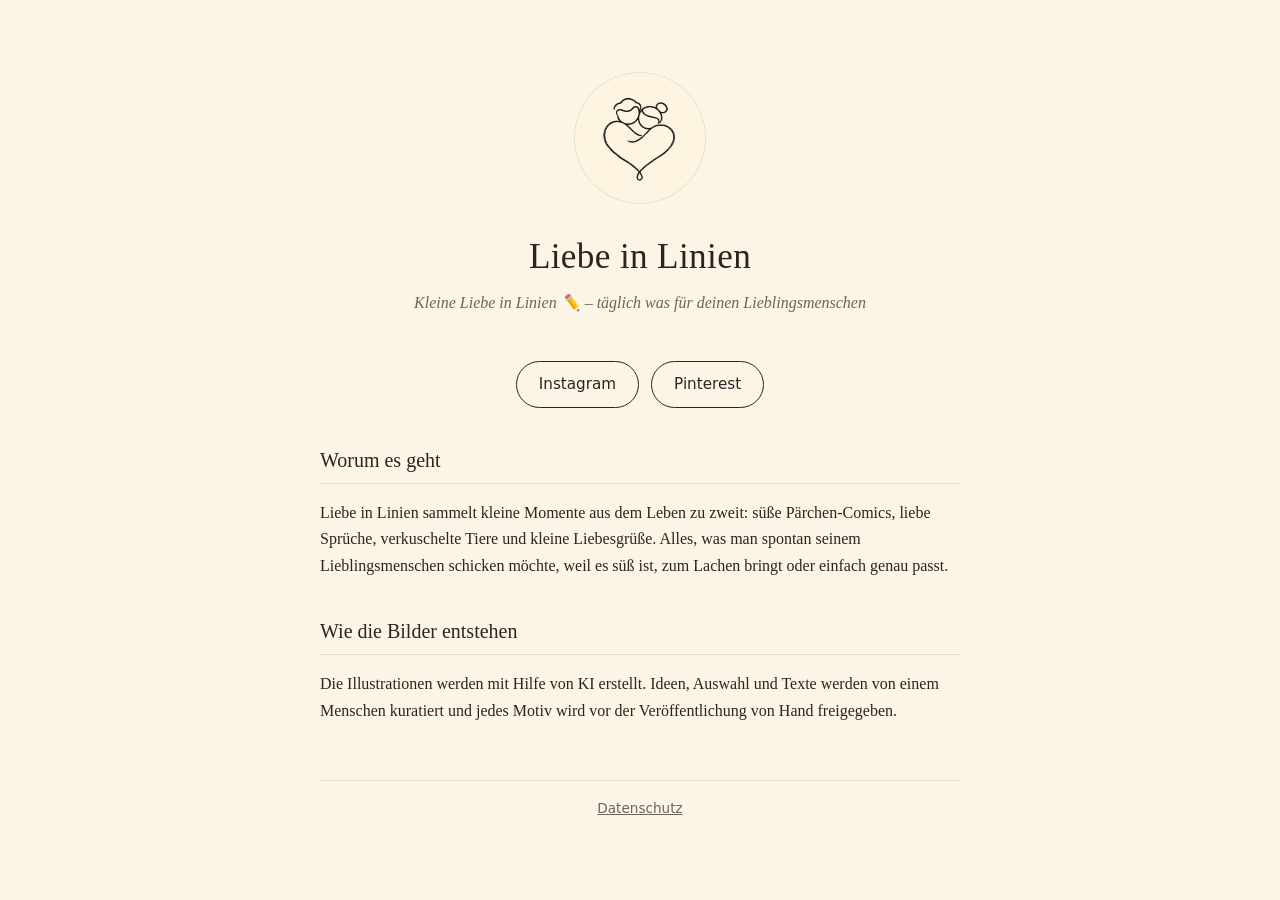
<file: index.html>
<!doctype html>
<html lang="de">
<head>
  <meta charset="utf-8">
  <meta name="viewport" content="width=device-width, initial-scale=1">
  <title>Liebe in Linien</title>
  <meta name="description" content="Süße Pärchen-Comics, liebe Sprüche und kleine Liebesgrüße zum Verschicken.">
  <link rel="icon" href="logo.png">
  <link rel="stylesheet" href="style.css">
</head>
<body>
  <main>
    <header class="hero">
      <img src="logo.png" alt="Logo von Liebe in Linien: ein Herz aus einer Linie mit zwei kleinen Figuren">
      <h1>Liebe in Linien</h1>
      <p class="tagline">Kleine Liebe in Linien ✏️ – täglich was für deinen Lieblingsmenschen</p>
    </header>

    <nav class="links">
      <a href="https://www.instagram.com/liebeinlinien/" rel="noopener">Instagram</a>
      <a href="https://www.pinterest.com/liebeinlinien/" rel="noopener">Pinterest</a>
    </nav>

    <h2>Worum es geht</h2>
    <p>
      Liebe in Linien sammelt kleine Momente aus dem Leben zu zweit: süße Pärchen-Comics,
      liebe Sprüche, verkuschelte Tiere und kleine Liebesgrüße. Alles, was man spontan
      seinem Lieblingsmenschen schicken möchte, weil es süß ist, zum Lachen bringt oder
      einfach genau passt.
    </p>

    <h2>Wie die Bilder entstehen</h2>
    <p>
      Die Illustrationen werden mit Hilfe von KI erstellt. Ideen, Auswahl und Texte
      werden von einem Menschen kuratiert und jedes Motiv wird vor der Veröffentlichung
      von Hand freigegeben.
    </p>

    <footer>
      <a href="datenschutz.html">Datenschutz</a>
    </footer>
  </main>
</body>
</html>
</file>
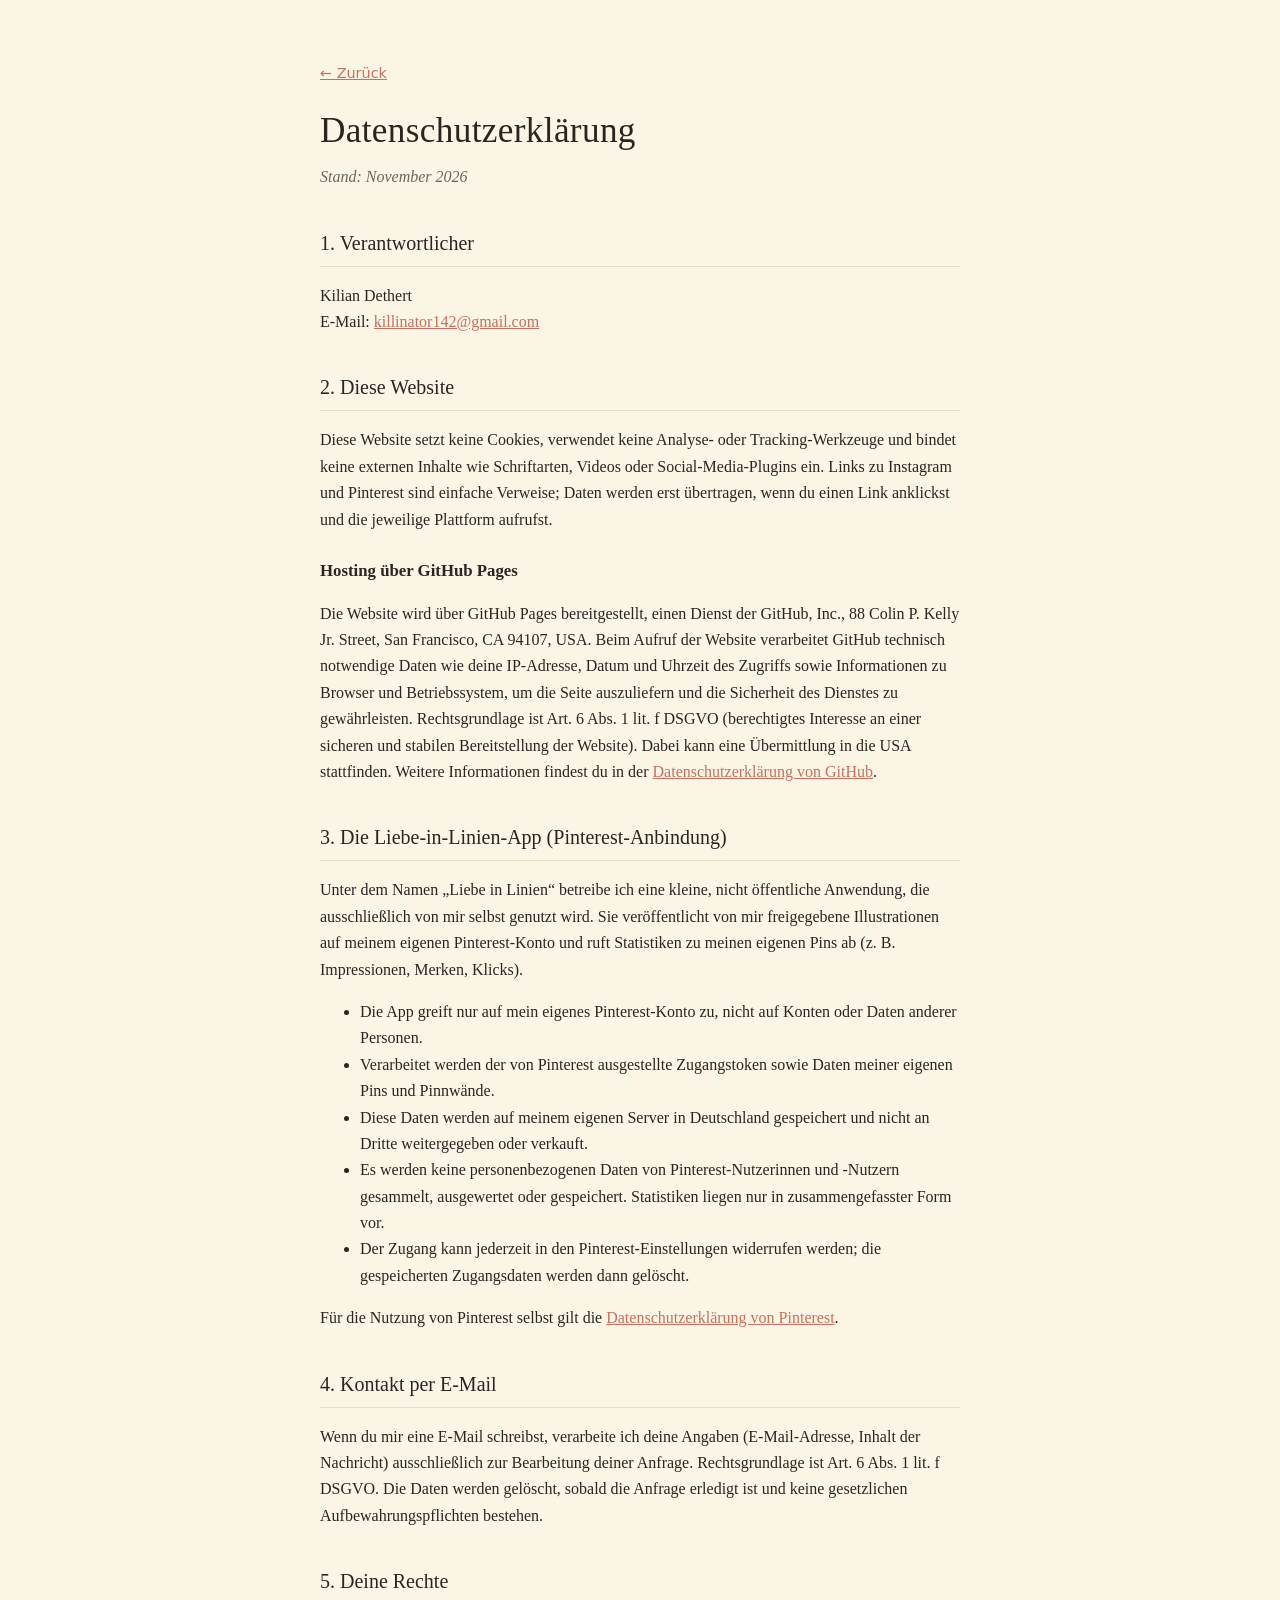
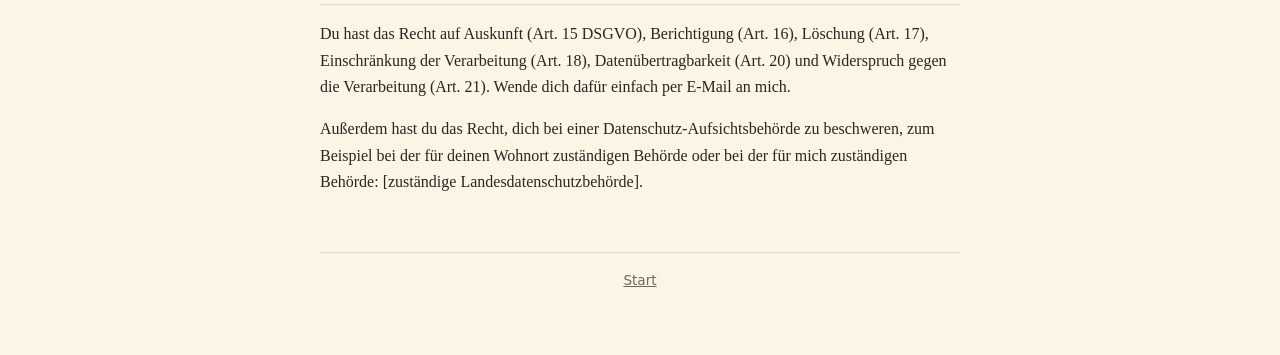
<file: datenschutz.html>
<!doctype html>
<html lang="de">
  <head>
    <meta charset="utf-8" />
    <meta name="viewport" content="width=device-width, initial-scale=1" />
    <title>Datenschutz – Liebe in Linien</title>
    <meta name="robots" content="noindex" />
    <link rel="icon" href="logo.png" />
    <link rel="stylesheet" href="style.css" />
  </head>
  <body>
    <main>
      <p class="back"><a href="index.html">← Zurück</a></p>
      <h1>Datenschutzerklärung</h1>
      <p class="tagline">Stand: November 2026</p>

      <h2>1. Verantwortlicher</h2>
      <p>
        Kilian Dethert<br />
        E-Mail:
        <a href="mailto:killinator142@gmail.com">killinator142@gmail.com</a>
      </p>

      <h2>2. Diese Website</h2>
      <p>
        Diese Website setzt keine Cookies, verwendet keine Analyse- oder
        Tracking-Werkzeuge und bindet keine externen Inhalte wie Schriftarten,
        Videos oder Social-Media-Plugins ein. Links zu Instagram und Pinterest
        sind einfache Verweise; Daten werden erst übertragen, wenn du einen Link
        anklickst und die jeweilige Plattform aufrufst.
      </p>

      <h3>Hosting über GitHub Pages</h3>
      <p>
        Die Website wird über GitHub Pages bereitgestellt, einen Dienst der
        GitHub, Inc., 88 Colin P. Kelly Jr. Street, San Francisco, CA 94107,
        USA. Beim Aufruf der Website verarbeitet GitHub technisch notwendige
        Daten wie deine IP-Adresse, Datum und Uhrzeit des Zugriffs sowie
        Informationen zu Browser und Betriebssystem, um die Seite auszuliefern
        und die Sicherheit des Dienstes zu gewährleisten. Rechtsgrundlage ist
        Art. 6 Abs. 1 lit. f DSGVO (berechtigtes Interesse an einer sicheren und
        stabilen Bereitstellung der Website). Dabei kann eine Übermittlung in
        die USA stattfinden. Weitere Informationen findest du in der
        <a
          href="https://docs.github.com/de/site-policy/privacy-policies/github-general-privacy-statement"
          rel="noopener"
          >Datenschutzerklärung von GitHub</a
        >.
      </p>

      <h2>3. Die Liebe-in-Linien-App (Pinterest-Anbindung)</h2>
      <p>
        Unter dem Namen „Liebe in Linien“ betreibe ich eine kleine, nicht
        öffentliche Anwendung, die ausschließlich von mir selbst genutzt wird.
        Sie veröffentlicht von mir freigegebene Illustrationen auf meinem
        eigenen Pinterest-Konto und ruft Statistiken zu meinen eigenen Pins ab
        (z. B. Impressionen, Merken, Klicks).
      </p>
      <ul>
        <li>
          Die App greift nur auf mein eigenes Pinterest-Konto zu, nicht auf
          Konten oder Daten anderer Personen.
        </li>
        <li>
          Verarbeitet werden der von Pinterest ausgestellte Zugangstoken sowie
          Daten meiner eigenen Pins und Pinnwände.
        </li>
        <li>
          Diese Daten werden auf meinem eigenen Server in Deutschland
          gespeichert und nicht an Dritte weitergegeben oder verkauft.
        </li>
        <li>
          Es werden keine personenbezogenen Daten von Pinterest-Nutzerinnen und
          -Nutzern gesammelt, ausgewertet oder gespeichert. Statistiken liegen
          nur in zusammengefasster Form vor.
        </li>
        <li>
          Der Zugang kann jederzeit in den Pinterest-Einstellungen widerrufen
          werden; die gespeicherten Zugangsdaten werden dann gelöscht.
        </li>
      </ul>
      <p>
        Für die Nutzung von Pinterest selbst gilt die
        <a href="https://policy.pinterest.com/de/privacy-policy" rel="noopener"
          >Datenschutzerklärung von Pinterest</a
        >.
      </p>

      <h2>4. Kontakt per E-Mail</h2>
      <p>
        Wenn du mir eine E-Mail schreibst, verarbeite ich deine Angaben
        (E-Mail-Adresse, Inhalt der Nachricht) ausschließlich zur Bearbeitung
        deiner Anfrage. Rechtsgrundlage ist Art. 6 Abs. 1 lit. f DSGVO. Die
        Daten werden gelöscht, sobald die Anfrage erledigt ist und keine
        gesetzlichen Aufbewahrungspflichten bestehen.
      </p>

      <h2>5. Deine Rechte</h2>
      <p>
        Du hast das Recht auf Auskunft (Art. 15 DSGVO), Berichtigung (Art. 16),
        Löschung (Art. 17), Einschränkung der Verarbeitung (Art. 18),
        Datenübertragbarkeit (Art. 20) und Widerspruch gegen die Verarbeitung
        (Art. 21). Wende dich dafür einfach per E-Mail an mich.
      </p>
      <p>
        Außerdem hast du das Recht, dich bei einer Datenschutz-Aufsichtsbehörde
        zu beschweren, zum Beispiel bei der für deinen Wohnort zuständigen
        Behörde oder bei der für mich zuständigen Behörde: [zuständige
        Landesdatenschutzbehörde].
      </p>

      <footer>
        <a href="index.html">Start</a>
      </footer>
    </main>
  </body>
</html>
</file>
<file: style.css>
:root {
  --bg: #FBF5E6;
  --ink: #2B2522;
  --muted: #6E645C;
  --accent: #C96F5B;
  --line: #E6DCC6;
}

* { box-sizing: border-box; }

body {
  margin: 0;
  background: var(--bg);
  color: var(--ink);
  font-family: Georgia, "Iowan Old Style", "Palatino Linotype", serif;
  line-height: 1.65;
}

main {
  max-width: 680px;
  margin: 0 auto;
  padding: 48px 20px 64px;
}

header.hero {
  text-align: center;
  padding: 24px 0 8px;
}

header.hero img {
  width: 132px;
  height: 132px;
  border-radius: 50%;
  border: 1px solid var(--line);
  background: #fff8ea;
}

h1 {
  font-size: 2.2rem;
  font-weight: normal;
  margin: 16px 0 4px;
  letter-spacing: 0.01em;
}

h2 {
  font-size: 1.25rem;
  font-weight: normal;
  margin: 36px 0 8px;
  border-bottom: 1px solid var(--line);
  padding-bottom: 6px;
}

h3 {
  font-size: 1.05rem;
  margin: 24px 0 4px;
}

.tagline {
  color: var(--muted);
  font-style: italic;
  margin: 0 0 28px;
}

.links {
  display: flex;
  gap: 12px;
  justify-content: center;
  flex-wrap: wrap;
  margin: 8px 0 32px;
}

.links a {
  display: inline-block;
  padding: 10px 22px;
  border: 1.5px solid var(--ink);
  border-radius: 999px;
  color: var(--ink);
  text-decoration: none;
  font-family: system-ui, -apple-system, "Segoe UI", sans-serif;
  font-size: 0.95rem;
}

.links a:hover { background: var(--ink); color: var(--bg); }

a { color: var(--accent); }

.note {
  background: #fff8ea;
  border: 1px solid var(--line);
  border-radius: 12px;
  padding: 14px 18px;
  font-size: 0.95rem;
}

footer {
  margin-top: 56px;
  padding-top: 16px;
  border-top: 1px solid var(--line);
  text-align: center;
  font-family: system-ui, -apple-system, "Segoe UI", sans-serif;
  font-size: 0.85rem;
  color: var(--muted);
}

footer a { color: var(--muted); margin: 0 8px; }

.back {
  font-family: system-ui, -apple-system, "Segoe UI", sans-serif;
  font-size: 0.9rem;
}
</file>
